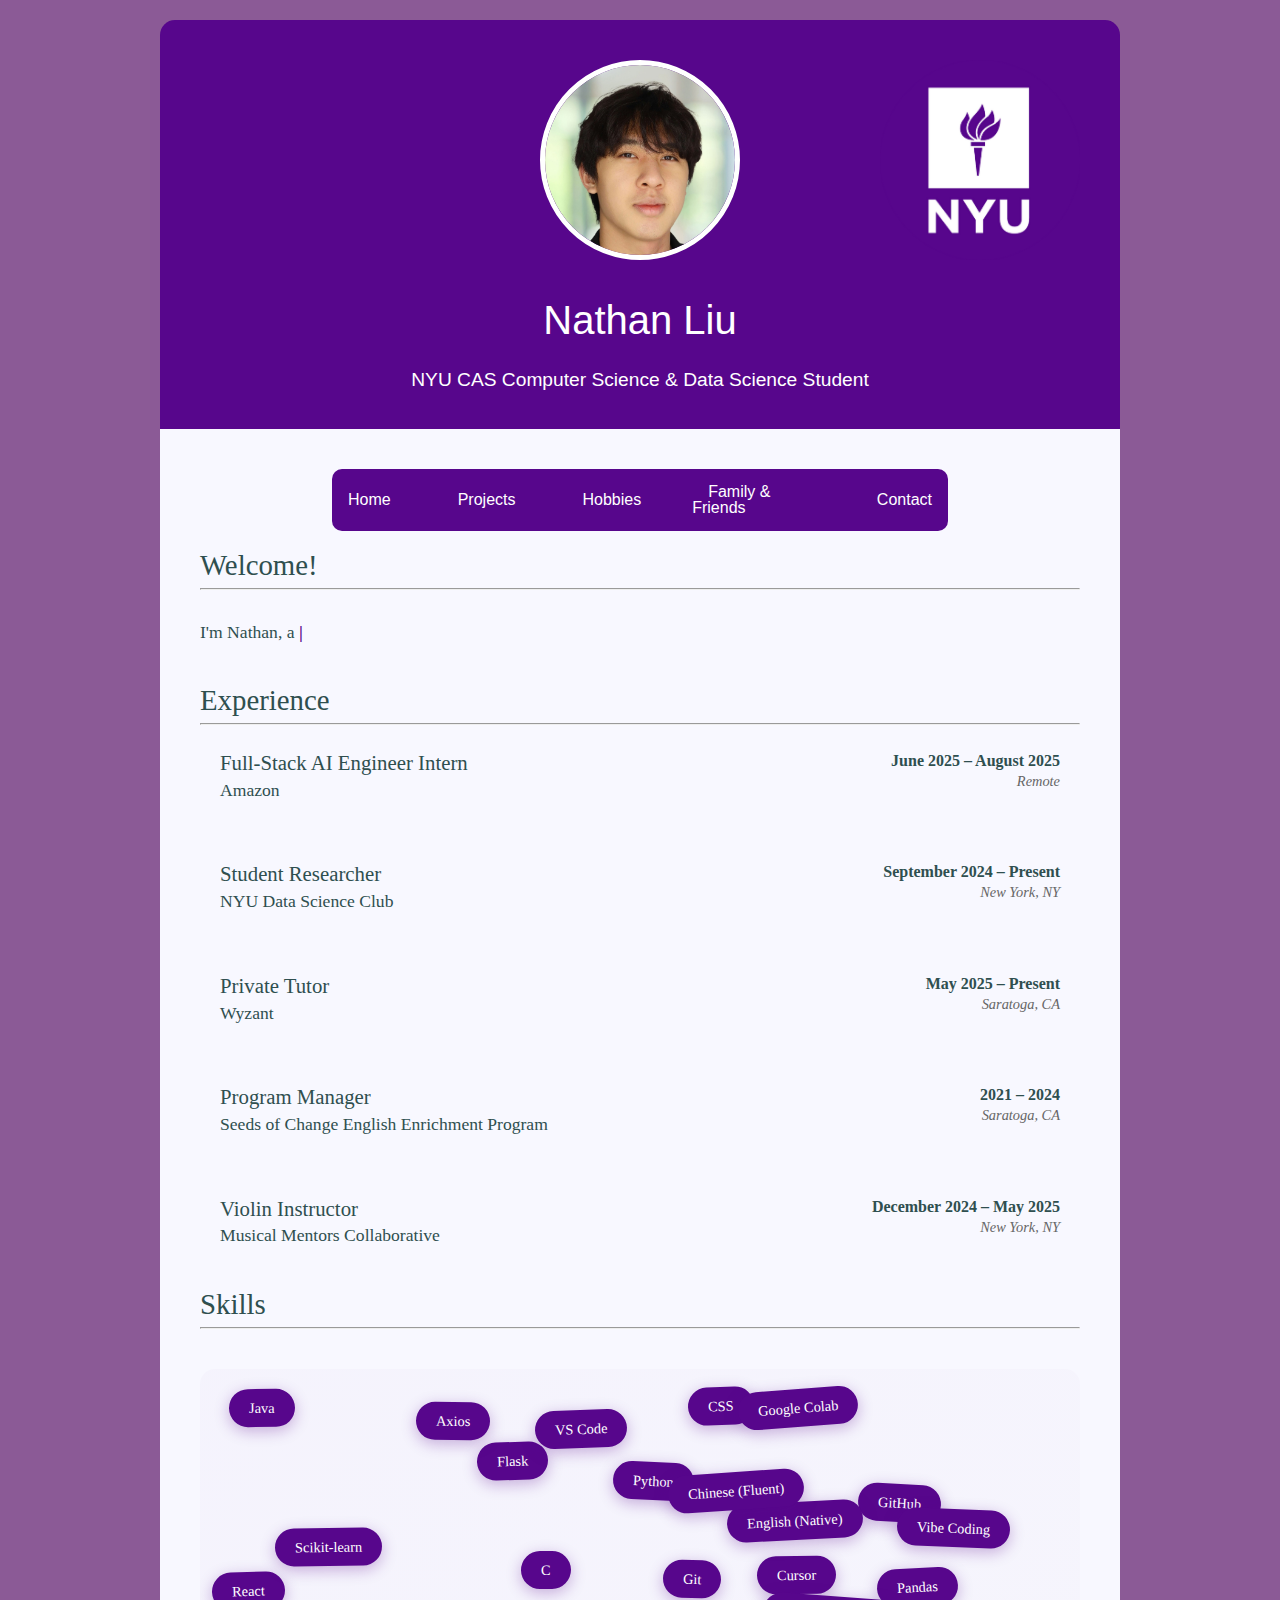
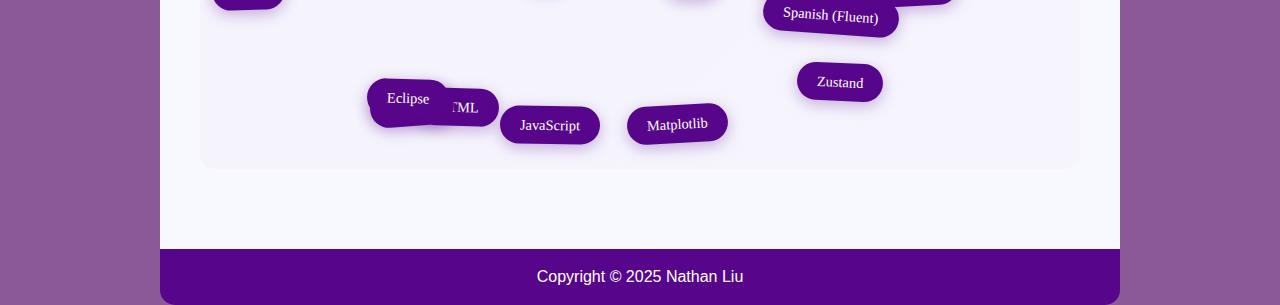
<file: index.html>
<html>
    <head>
        <meta charset="UTF-8">
        <meta name="viewport" content="width=device-width, initial-scale=1.0">
        <link rel="stylesheet" href="css/reset.css">
        <link rel="stylesheet" href="css/styles.css">
        <title>Nathan's Personal Website</title>
    </head>
    <body>
        <div class="container">
            <header>
                <div class="header-images">
                    <img src="assets/images/LinkedIn Headshot.jpg" alt="Nathan's LinkedIn Headshot" class="profile-pic">
                    <img src="assets/images/best-nyu-logo.png" alt="NYU Logo" class="nyu-logo">
                </div>
                <h1>Nathan Liu</h1>
                <p class="subtitle">NYU CAS Computer Science & Data Science Student</p>
            </header>
            
            <div class="content">
                <nav>
                    <ul>
                        <li><a href="index.html">Home</a></li>
                        <li><a href="pages/projects.html">Projects</a></li>
                        <li><a href="pages/hobbies.html">Hobbies</a></li>
                        <li><a href="pages/family.html">Family & Friends</a></li>
                        <li><a href="pages/contact.html">Contact</a></li>
                    </ul>
                </nav>
                <h2>Welcome!</h2>
                <hr>
                <div class="typewriter">
                    <span class="typewriter-text"></span>
                    <span class="cursor">|</span>
                </div>
                
                <h2>Experience</h2>
                <hr>
                <a href="https://ai-crypto-trading-assistant.vercel.app/" target="_blank">
                    <div class="experience-item">
                    <div class="experience-content">
                        <h3>Full-Stack AI Engineer Intern</h3>
                        <p>Amazon</p>
                    </div>
                    <div class="experience-details">
                        <p class="date">June 2025 – August 2025</p>
                        <p class="location">Remote</p>
                    </div>
                </div></a>
                <a href="https://www.instagram.com/dscnyu/?hl=en" target="_blank">
                <div class="experience-item">
                    <div class="experience-content">
                        <h3>Student Researcher</h3>
                        <p>NYU Data Science Club</p>
                    </div>
                    <div class="experience-details">
                        <p class="date">September 2024 – Present</p>
                        <p class="location">New York, NY</p>
                    </div>
                </div></a>
                <a href="https://www.wyzant.com/Tutors/MathWithNathan" target="_blank">
                <div class="experience-item">
                    <div class="experience-content">
                        <h3>Private Tutor</h3>
                        <p>Wyzant</p>
                    </div>
                    <div class="experience-details">
                        <p class="date">May 2025 – Present</p>
                        <p class="location">Saratoga, CA</p>
                    </div>
                </div></a>
                <a href="https://sites.google.com/view/englishenrichmentprogram/home" target="_blank">
                <div class="experience-item">
                    <div class="experience-content">
                        <h3>Program Manager</h3>
                        <p>Seeds of Change English Enrichment Program</p>
                    </div>
                    <div class="experience-details">
                        <p class="date">2021 – 2024</p>
                        <p class="location">Saratoga, CA</p>
                    </div>
                </div></a>
                <a href="https://musical-mentors.org/" target="_blank">
                <div class="experience-item">
                    <div class="experience-content">
                        <h3>Violin Instructor</h3>
                        <p>Musical Mentors Collaborative</p>
                    </div>
                    <div class="experience-details">
                        <p class="date">December 2024 – May 2025</p>
                        <p class="location">New York, NY</p>
                    </div>
                </div></a>
                <h2>Skills</h2>
                <hr>
                <div class="skills-container">
                    <div class="skill-bubble" data-skill="Python" data-description="Proficient in Python programming with experience in data analysis and web development">
                        Python
                    </div>
                    <div class="skill-bubble" data-skill="Java" data-description="Object-oriented programming and software development">
                        Java
                    </div>
                    <div class="skill-bubble" data-skill="HTML" data-description="Web markup and structure">
                        HTML
                    </div>
                    <div class="skill-bubble" data-skill="CSS" data-description="Web styling and responsive design">
                        CSS
                    </div>
                    <div class="skill-bubble" data-skill="JavaScript" data-description="Frontend development and interactive web applications">
                        JavaScript
                    </div>
                    <div class="skill-bubble" data-skill="C" data-description="Systems programming and algorithms">
                        C
                    </div>
                    <div class="skill-bubble" data-skill="React" data-description="Frontend framework for building user interfaces">
                        React
                    </div>
                    <div class="skill-bubble" data-skill="Flask" data-description="Python web framework for backend development">
                        Flask
                    </div>
                    <div class="skill-bubble" data-skill="Zustand" data-description="State management for React applications">
                        Zustand
                    </div>
                    <div class="skill-bubble" data-skill="Axios" data-description="HTTP client for API requests">
                        Axios
                    </div>
                    <div class="skill-bubble" data-skill="Pandas" data-description="Data manipulation and analysis">
                        Pandas
                    </div>
                    <div class="skill-bubble" data-skill="Scikit-learn" data-description="Machine learning library">
                        Scikit-learn
                    </div>
                    <div class="skill-bubble" data-skill="Matplotlib" data-description="Data visualization and plotting">
                        Matplotlib
                    </div>
                    <div class="skill-bubble" data-skill="NumPy" data-description="Numerical computing and arrays">
                        NumPy
                    </div>
                    <div class="skill-bubble" data-skill="Git" data-description="Version control and collaboration">
                        Git
                    </div>
                    <div class="skill-bubble" data-skill="GitHub" data-description="Code hosting and project management">
                        GitHub
                    </div>
                    <div class="skill-bubble" data-skill="VS Code" data-description="Code editor and development environment">
                        VS Code
                    </div>
                    <div class="skill-bubble" data-skill="Eclipse" data-description="Java IDE and development tools">
                        Eclipse
                    </div>
                    <div class="skill-bubble" data-skill="Cursor" data-description="my favorite code editor">
                        Cursor
                    </div>
                    <div class="skill-bubble" data-skill="Google Colab" data-description="Cloud-based Jupyter notebooks">
                        Google Colab
                    </div>
                    <div class="skill-bubble" data-skill="English" data-description="Native speaker">
                        English (Native)
                    </div>
                    <div class="skill-bubble" data-skill="Chinese" data-description="Fluent in Mandarin Chinese">
                        Chinese (Fluent)
                    </div>
                    <div class="skill-bubble" data-skill="Spanish" data-description="Fluent in Spanish">
                        Spanish (Fluent)
                    </div>
                    <div class="skill-bubble" data-skill="Vibe Coding" data-description="Im lazy sometimes">
                        Vibe Coding 
                    </div>
                </div>

            </div>
            <footer>
                <p>Copyright &copy; 2025 Nathan Liu</p>
            </footer>
        </div>
        
        <!-- Load JavaScript files at the end to ensure DOM is ready -->
        <script src="js/typewriter.js"></script>
        <script src="js/skills-bubbles.js"></script>
        <script src="js/main.js"></script>
    </body>
</html>
</file>
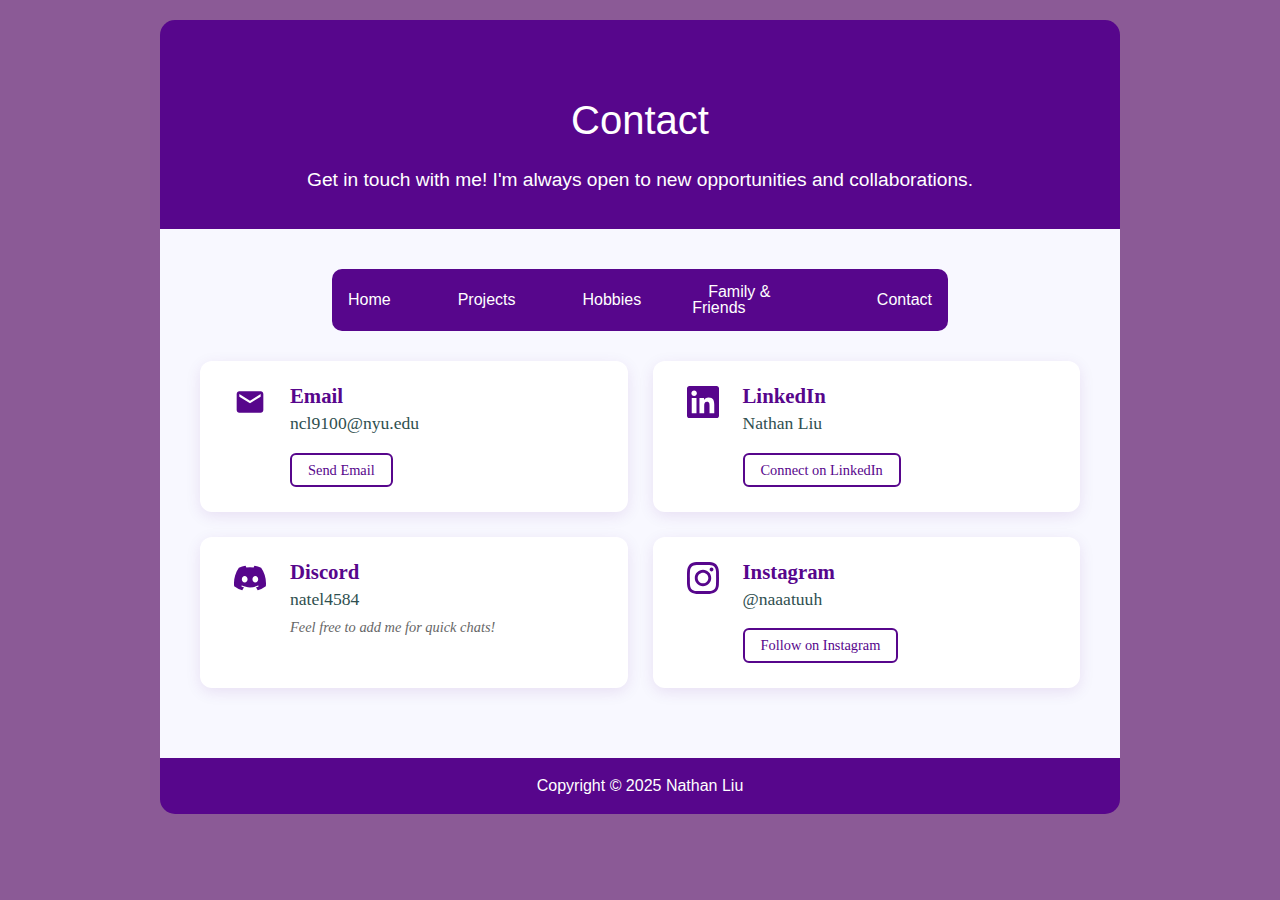
<file: pages/contact.html>
<html>
    <head>
        <meta charset="UTF-8">
        <meta name="viewport" content="width=device-width, initial-scale=1.0">
        <link rel="stylesheet" href="../css/reset.css">
        <link rel="stylesheet" href="../css/styles.css">
        <title>Nathan's Contact</title>
    </head>
    <body>
        <div class="container">
            <header>
                <h1>Contact</h1>
                <p class="subtitle">Get in touch with me! I'm always open to new opportunities and collaborations.</p>
            </header>
            
            <div class="content">
                <nav>
                    <ul>
                        <li><a href="../index.html">Home</a></li>
                        <li><a href="projects.html">Projects</a></li>
                        <li><a href="hobbies.html">Hobbies</a></li>
                        <li><a href="family.html">Family & Friends</a></li>
                        <li><a href="contact.html">Contact</a></li>
                    </ul>
                </nav>
                
                <div class="contact-grid">
                    <div class="contact-item">
                        <div class="contact-icon">
                            <svg viewBox="0 0 24 24" fill="currentColor">
                                <path d="M20 4H4c-1.1 0-1.99.9-1.99 2L2 18c0 1.1.9 2 2 2h16c1.1 0 2-.9 2-2V6c0-1.1-.9-2-2-2zm0 4l-8 5-8-5V6l8 5 8-5v2z"/>
                            </svg>
                        </div>
                        <div class="contact-content">
                            <h3>Email</h3>
                            <p class="contact-detail">ncl9100@nyu.edu</p>
                            <a href="mailto:ncl9100@nyu.edu" class="contact-link">Send Email</a>
                        </div>
                    </div>
                    
                    <div class="contact-item">
                        <div class="contact-icon">
                            <svg viewBox="0 0 24 24" fill="currentColor">
                                <path d="M20.447 20.452h-3.554v-5.569c0-1.328-.027-3.037-1.852-3.037-1.853 0-2.136 1.445-2.136 2.939v5.667H9.351V9h3.414v1.561h.046c.477-.9 1.637-1.85 3.37-1.85 3.601 0 4.267 2.37 4.267 5.455v6.286zM5.337 7.433c-1.144 0-2.063-.926-2.063-2.065 0-1.138.92-2.063 2.063-2.063 1.14 0 2.064.925 2.064 2.063 0 1.139-.925 2.065-2.064 2.065zm1.782 13.019H3.555V9h3.564v11.452zM22.225 0H1.771C.792 0 0 .774 0 1.729v20.542C0 23.227.792 24 1.771 24h20.451C23.2 24 24 23.227 24 22.271V1.729C24 .774 23.2 0 22.222 0h.003z"/>
                            </svg>
                        </div>
                        <div class="contact-content">
                            <h3>LinkedIn</h3>
                            <p class="contact-detail">Nathan Liu</p>
                            <a href="https://www.linkedin.com/in/nathan-liu-02935432a/" target="_blank" class="contact-link">Connect on LinkedIn</a>
                        </div>
                    </div>
                    
                    <div class="contact-item">
                        <div class="contact-icon">
                            <svg viewBox="0 0 24 24" fill="currentColor">
                                <path d="M20.317 4.37a19.791 19.791 0 0 0-4.885-1.515a.074.074 0 0 0-.079.037c-.21.375-.444.864-.608 1.25a18.27 18.27 0 0 0-5.487 0a12.64 12.64 0 0 0-.617-1.25a.077.077 0 0 0-.079-.037A19.736 19.736 0 0 0 3.677 4.37a.07.07 0 0 0-.032.027C.533 9.046-.32 13.58.099 18.057a.082.082 0 0 0 .031.057a19.9 19.9 0 0 0 5.993 3.03a.078.078 0 0 0 .084-.028a14.09 14.09 0 0 0 1.226-1.994a.076.076 0 0 0-.041-.106a13.107 13.107 0 0 1-1.872-.892a.077.077 0 0 1-.008-.128a10.2 10.2 0 0 0 .372-.292a.074.074 0 0 1 .077-.01c3.928 1.793 8.18 1.793 12.062 0a.074.074 0 0 1 .078.01c.12.098.246.198.373.292a.077.077 0 0 1-.006.127a12.299 12.299 0 0 1-1.873.892a.077.077 0 0 0-.041.107c.36.698.772 1.362 1.225 1.993a.076.076 0 0 0 .084.028a19.839 19.839 0 0 0 6.002-3.03a.077.077 0 0 0 .032-.054c.5-5.177-.838-9.674-3.549-13.66a.061.061 0 0 0-.031-.03zM8.02 15.33c-1.183 0-2.157-1.085-2.157-2.419c0-1.333.956-2.419 2.157-2.419c1.21 0 2.176 1.096 2.157 2.42c0 1.333-.956 2.418-2.157 2.418zm7.975 0c-1.183 0-2.157-1.085-2.157-2.419c0-1.333.955-2.419 2.157-2.419c1.21 0 2.176 1.096 2.157 2.42c0 1.333-.946 2.418-2.157 2.418z"/>
                            </svg>
                        </div>
                        <div class="contact-content">
                            <h3>Discord</h3>
                            <p class="contact-detail">natel4584</p>
                            <p class="contact-note">Feel free to add me for quick chats!</p>
                        </div>
                    </div>
                    
                    <div class="contact-item">
                        <div class="contact-icon">
                            <svg viewBox="0 0 24 24" fill="currentColor">
                                <path d="M12 2.163c3.204 0 3.584.012 4.85.07 3.252.148 4.771 1.691 4.919 4.919.058 1.265.069 1.645.069 4.849 0 3.205-.012 3.584-.069 4.849-.149 3.225-1.664 4.771-4.919 4.919-1.266.058-1.644.07-4.85.07-3.204 0-3.584-.012-4.849-.07-3.26-.149-4.771-1.699-4.919-4.92-.058-1.265-.07-1.644-.07-4.849 0-3.204.013-3.583.07-4.849.149-3.227 1.664-4.771 4.919-4.919 1.266-.057 1.645-.069 4.849-.069zm0-2.163c-3.259 0-3.667.014-4.947.072-4.358.2-6.78 2.618-6.98 6.98-.059 1.281-.073 1.689-.073 4.948 0 3.259.014 3.668.072 4.948.2 4.358 2.618 6.78 6.98 6.98 1.281.058 1.689.072 4.948.072 3.259 0 3.668-.014 4.948-.072 4.354-.2 6.782-2.618 6.979-6.98.059-1.28.073-1.689.073-4.948 0-3.259-.014-3.667-.072-4.947-.196-4.354-2.617-6.78-6.979-6.98-1.281-.059-1.69-.073-4.949-.073zm0 5.838c-3.403 0-6.162 2.759-6.162 6.162s2.759 6.163 6.162 6.163 6.162-2.759 6.162-6.163c0-3.403-2.759-6.162-6.162-6.162zm0 10.162c-2.209 0-4-1.79-4-4 0-2.209 1.791-4 4-4s4 1.791 4 4c0 2.21-1.791 4-4 4zm6.406-11.845c-.796 0-1.441.645-1.441 1.44s.645 1.44 1.441 1.44c.795 0 1.439-.645 1.439-1.44s-.644-1.44-1.439-1.44z"/>
                            </svg>
                        </div>
                        <div class="contact-content">
                            <h3>Instagram</h3>
                            <p class="contact-detail">@naaatuuh</p>
                            <a href="https://www.instagram.com/naaatuuh/" target="_blank" class="contact-link">Follow on Instagram</a>
                        </div>
                    </div>
                </div>
                
            </div>
            <footer>
                <p>Copyright &copy; 2025 Nathan Liu</p>
            </footer>
        </div>
    </body>
</html>
</file>
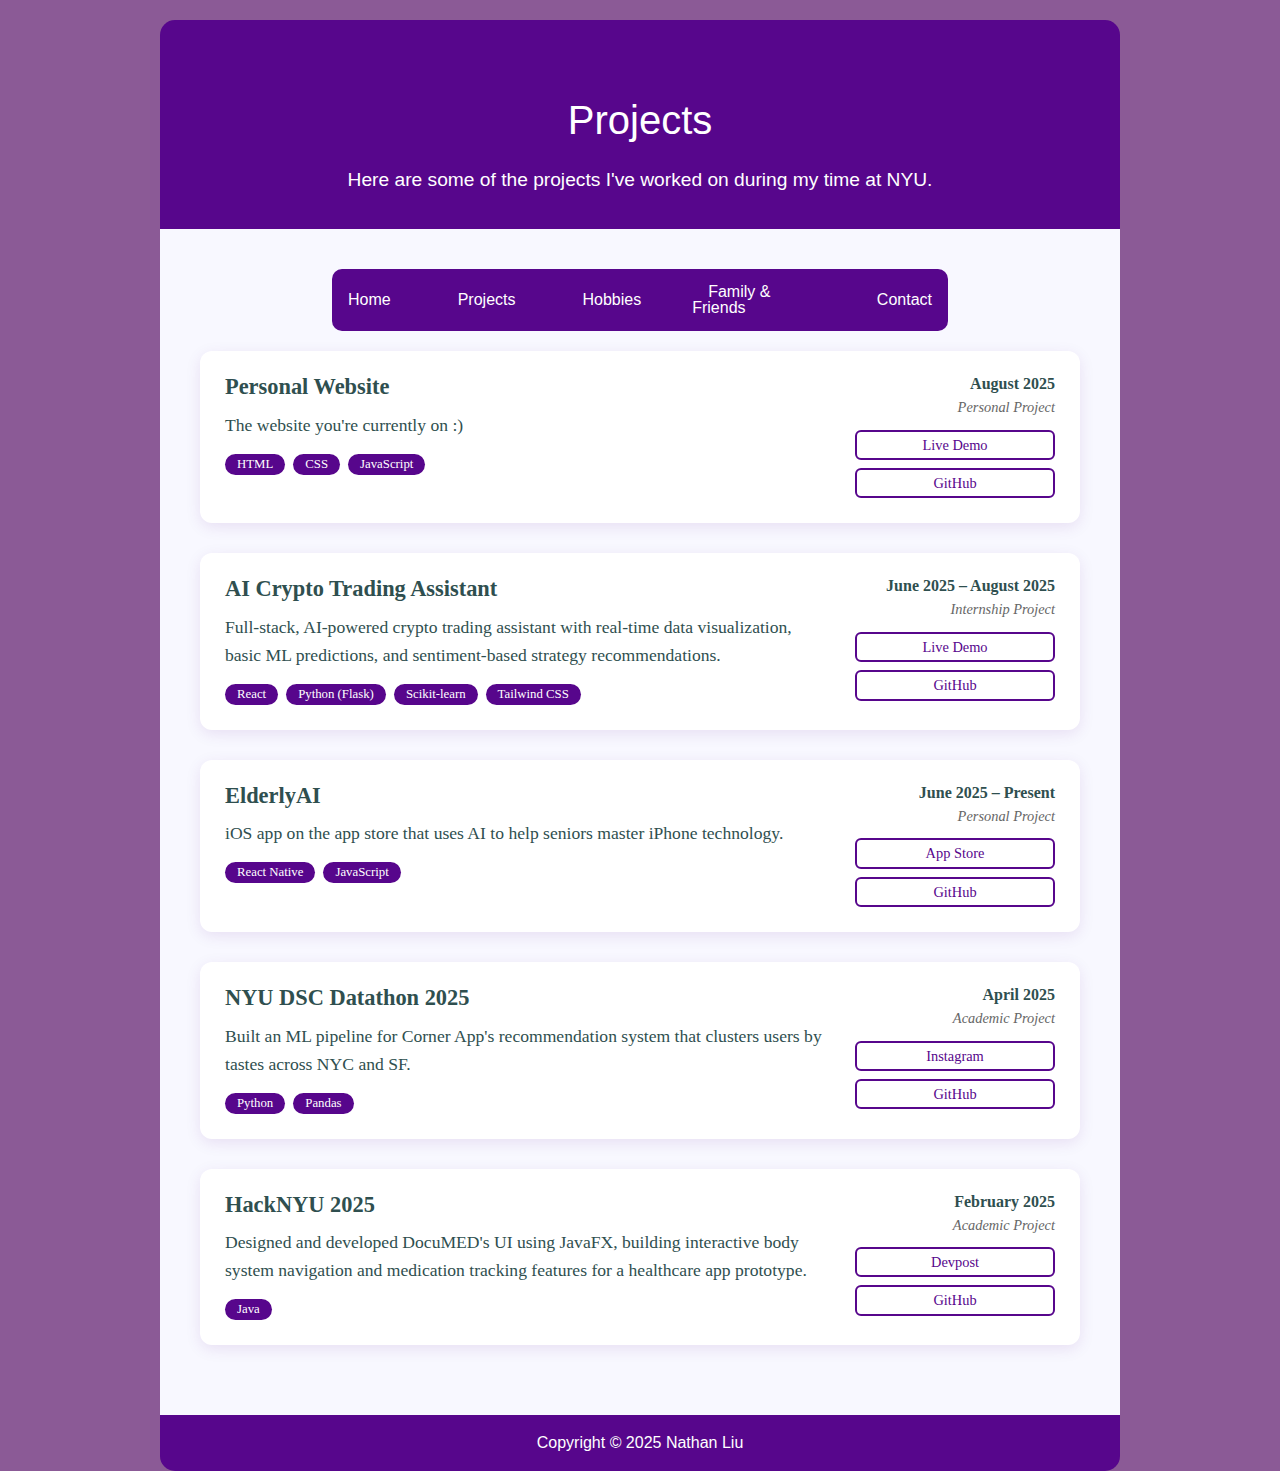
<file: pages/projects.html>
<html>
    <head>
        <meta charset="UTF-8">
        <meta name="viewport" content="width=device-width, initial-scale=1.0">
        <link rel="stylesheet" href="../css/reset.css">
        <link rel="stylesheet" href="../css/styles.css">
        <title>Nathan's Projects</title>
    </head>
    <body>
        <div class="container">
            <header>
                <h1>Projects</h1>
                <p class="subtitle">Here are some of the projects I've worked on during my time at NYU.</p>
            </header>
            
            <div class="content">
                <nav>
                    <ul>
                        <li><a href="../index.html">Home</a></li>
                        <li><a href="projects.html">Projects</a></li>
                        <li><a href="hobbies.html">Hobbies</a></li>
                        <li><a href="family.html">Family & Friends</a></li>
                        <li><a href="contact.html">Contact</a></li>
                    </ul>
                </nav>
                <!-- Project Template - Copy this structure for each project -->
                <div class="project-item">
                    <div class="project-content">
                        <h3>Personal Website</h3>
                        <p class="project-description">The website you're currently on :)</p>
                        <div class="project-tech">
                            <span class="tech-tag">HTML</span>
                            <span class="tech-tag">CSS</span>
                            <span class="tech-tag">JavaScript</span>
                        </div>
                    </div>
                    <div class="project-details">
                        <p class="date">August 2025</p>
                        <p class="project-type">Personal Project</p>
                        <div class="project-links">
                            <a href="../index.html" class="project-link">Live Demo</a>
                            <a href="https://github.com/ncl9100/PersonalWebsite" class="project-link">GitHub</a>
                        </div>
                    </div>
                </div>
                
                <!-- Another Project Example -->
                <div class="project-item">
                    <div class="project-content">
                        <h3>AI Crypto Trading Assistant</h3>
                        <p class="project-description">Full-stack, AI-powered crypto trading assistant with real-time data visualization, basic ML predictions, and sentiment-based strategy recommendations.</p>
                        <div class="project-tech">
                            <span class="tech-tag">React</span>
                            <span class="tech-tag">Python (Flask)</span>
                            <span class="tech-tag">Scikit-learn</span>
                            <span class="tech-tag">Tailwind CSS</span>
                        </div>
                    </div>
                    <div class="project-details">
                        <p class="date">June 2025 – August 2025</p>
                        <p class="project-type">Internship Project</p>
                        <div class="project-links">
                            <a href="https://ai-crypto-trading-assistant.vercel.app/" class="project-link">Live Demo</a>
                            <a href="https://github.com/ncl9100/ai-crypto-trading-assistant" class="project-link">GitHub</a>
                        </div>
                    </div>
                </div>

                <div class="project-item">
                    <div class="project-content">
                        <h3>ElderlyAI</h3>
                        <p class="project-description">iOS app on the app store that uses AI to help seniors master iPhone technology.</p>
                        <div class="project-tech">
                            <span class="tech-tag">React Native</span>
                            <span class="tech-tag">JavaScript</span>
                        </div>
                    </div>
                    <div class="project-details">
                        <p class="date">June 2025 – Present</p>
                        <p class="project-type">Personal Project</p>
                        <div class="project-links">
                            <a href="https://www.apple.com/app-store/" class="project-link">App Store</a>
                            <a href="https://github.com/ncl9100/tech-companion-app" class="project-link">GitHub</a>
                        </div>
                    </div>
                </div>

                <div class="project-item">
                    <div class="project-content">
                        <h3>NYU DSC Datathon 2025</h3>
                        <p class="project-description">Built an ML pipeline for Corner App's recommendation system that clusters users by tastes across NYC and SF.</p>
                        <div class="project-tech">
                            <span class="tech-tag">Python</span>
                            <span class="tech-tag">Pandas</span>
                        </div>
                    </div>
                    <div class="project-details">
                        <p class="date">April 2025</p>
                        <p class="project-type">Academic Project</p>
                        <div class="project-links">
                            <a href="https://www.instagram.com/p/DImir1eRMKF/?hl=en" class="project-link">Instagram</a>
                            <a href="https://github.com/ncl9100/corner-datathon-nyu-2025" class="project-link">GitHub</a>
                        </div>
                    </div>
                </div>

                <div class="project-item">
                    <div class="project-content">
                        <h3>HackNYU 2025</h3>
                        <p class="project-description">Designed and developed DocuMED's UI using JavaFX, building interactive body system navigation and medication tracking features for a healthcare app prototype.</p>
                        <div class="project-tech">
                            <span class="tech-tag">Java</span>
                        </div>
                    </div>
                    <div class="project-details">
                        <p class="date">February 2025</p>
                        <p class="project-type">Academic Project</p>
                        <div class="project-links">
                            <a href="https://devpost.com/software/documed-sopq83" class="project-link">Devpost</a>
                            <a href="https://github.com/daimaozid/Health-App-Hackathon-2025" class="project-link">GitHub</a>
                        </div>
                    </div>
                </div>
                
            </div>
            <footer>
                <p>Copyright &copy; 2025 Nathan Liu</p>
            </footer>
        </div>
    </body>
</html>
</file>
<file: css/styles.css>
*{
    box-sizing: border-box;
}
body{
    background-color: #8B5A96;
}
.header-images{
    display: flex;
    justify-content: center;
    align-items: center;
    gap: 20px;
    margin-left: 220px;
}
.profile-pic {
    width: 200px;
    height: 200px;
    border-radius: 50%;
    border: 5px solid white;
    object-fit: cover;
    object-position: top;
    margin: auto;
    display: block;
}
.nyu-logo{
    width: 200px;
    height: 200px;
    object-fit: cover;
    object-position: top;
}
header{
    background:  #57068C;
    padding: 40px;
    border-radius: 15px 15px 0 0;
    margin: 20px auto 0;
    width: 75%;
    color: white;
    font-family: 'Segoe UI', Tahoma, Geneva, Verdana, sans-serif;
    font-weight: 300;
    text-align: center;

}
h1{
    font-size: 2.5rem;
    padding-top: 20px;
    padding-bottom: 10px;
    margin: 20px auto;
}
.subtitle{
    font-size: 1.2rem;
    margin: 0 auto;
}
nav{
    display: flex;
    justify-content: space-around;
    align-items: center;
    background-color: #57068C;
    padding: 15px 0;
    border-radius: 10px;
    width: 70%;
    margin: 0 auto 20px;
    position: relative;
}
nav ul{
    display: flex;
    list-style: none;
    gap: 35px;
    align-items: center;
}
nav a{
    color: white;
    font-family: 'Segoe UI', Tahoma, Geneva, Verdana, sans-serif;
    font-weight: 300;
    text-decoration: none;
    padding: 8px 16px;
    border-radius: 15px;
    transition: all 0.3s ease;
}
nav a:hover{
    background-color: rgba(255, 255, 255, 0.1);
}

/* Hamburger menu button - hidden by default */
.hamburger {
    display: none;
    flex-direction: column;
    cursor: pointer;
    padding: 10px;
    background: none;
    border: none;
    position: absolute;
    right: 15px;
    top: 50%;
    transform: translateY(-50%);
}

.hamburger span {
    width: 25px;
    height: 3px;
    background-color: white;
    margin: 3px 0;
    transition: 0.3s;
    border-radius: 2px;
}

/* Responsive Design */
@media screen and (max-width: 1024px) {
    /* Tablet styles */
    .header-images {
        margin-left: 100px;
        gap: 15px;
    }
    
    .profile-pic, .nyu-logo {
        width: 150px;
        height: 150px;
    }
    
    nav {
        width: 95% !important;
        padding: 12px 15px !important;
        justify-content: center !important;
    }
    
    nav ul {
        gap: 6px !important;
        justify-content: center !important;
        flex-wrap: nowrap !important;
        width: 100% !important;
        margin: 0 !important;
        padding: 0 !important;
    }
    
    nav ul li {
        flex-shrink: 0 !important;
        margin: 0 !important;
        padding: 0 !important;
    }
    
    nav a {
        padding: 6px 8px !important;
        font-size: 0.75rem !important;
        white-space: nowrap !important;
        text-align: center !important;
        min-width: fit-content !important;
        margin: 0 !important;
    }
    
    .content {
        width: 85%;
        padding: 30px;
    }
    
    header, footer {
        width: 85%;
    }
}

/* Additional tablet-specific override */
@media screen and (min-width: 769px) and (max-width: 1024px) {
    nav ul {
        gap: 6px !important;
    }
    
    nav a {
        padding: 6px 8px !important;
        font-size: 0.75rem !important;
    }
}

@media screen and (max-width: 768px) {
    /* Mobile styles */
    .header-images {
        margin-left: 0;
        flex-direction: column;
        gap: 10px;
    }
    
    .profile-pic, .nyu-logo {
        width: 120px;
        height: 120px;
    }
    
    h1 {
        font-size: 2rem;
    }
    
    .subtitle {
        font-size: 1rem;
    }
    
    nav {
        width: 95%;
        padding: 10px 15px;
        justify-content: space-between;
    }
    
    /* Show hamburger menu */
    .hamburger {
        display: flex;
        z-index: 1001;
    }
    
    /* Hide regular nav menu by default on mobile */
    nav ul {
        display: none;
        position: absolute;
        top: 100%;
        left: 0;
        right: 0;
        background-color: #57068C;
        flex-direction: column;
        gap: 0;
        border-radius: 0 0 10px 10px;
        box-shadow: 0 4px 6px rgba(0, 0, 0, 0.1);
        z-index: 1000;
    }
    
    /* Show nav menu when active */
    nav ul.active {
        display: flex;
    }
    
    nav ul li {
        width: 100%;
        border-bottom: 1px solid rgba(255, 255, 255, 0.1);
    }
    
    nav ul li:last-child {
        border-bottom: none;
    }
    
    nav a {
        display: block;
        padding: 15px 20px;
        text-align: center;
        border-radius: 0;
    }
    
    nav a:hover {
        background-color: rgba(255, 255, 255, 0.2);
    }
    
    .content {
        width: 95%;
        padding: 20px;
    }
    
    header, footer {
        width: 95%;
        padding: 30px 20px;
    }
    
    h2 {
        font-size: 1.5rem;
    }
    
    /* Experience items mobile layout */
    .experience-item {
        flex-direction: column;
        align-items: flex-start;
        gap: 10px;
    }
    
    .experience-details {
        text-align: left;
        margin-left: 0;
        min-width: auto;
        width: 100%;
    }
    
    .date {
        font-size: 0.9rem;
    }
    
    .location {
        font-size: 0.8rem;
    }
    
    /* Contact grid mobile layout */
    .contact-grid {
        grid-template-columns: 1fr !important;
        gap: 20px;
    }
    
    .contact-item {
        min-height: auto;
        padding: 20px;
    }
    
    /* Project items mobile layout */
    .project-item {
        flex-direction: column;
        align-items: flex-start;
        gap: 15px;
        padding: 20px;
    }
    
    .project-details {
        text-align: left;
        margin-left: 0;
        min-width: auto;
        width: 100%;
    }
    
    .project-links {
        flex-direction: column;
        gap: 8px;
        width: 100%;
    }
    
    .project-link {
        width: 100%;
        text-align: center;
        box-sizing: border-box;
    }
    
    /* Skills container mobile */
    .skills-container {
        height: 300px;
        padding: 15px;
    }
    
    .skill-bubble {
        font-size: 0.8rem;
        padding: 8px 15px;
    }
}

@media screen and (max-width: 480px) {
    /* Small mobile styles */
    .profile-pic, .nyu-logo {
        width: 100px;
        height: 100px;
    }
    
    h1 {
        font-size: 1.8rem;
    }
    
    .subtitle {
        font-size: 0.9rem;
    }
    
    .content {
        padding: 15px;
    }
    
    header, footer {
        padding: 20px 15px;
    }
    
    /* Abbreviate dates for very small screens */
    .date {
        font-size: 0.85rem;
    }
    
    .experience-content h3 {
        font-size: 1.1rem;
    }
    
    .experience-content p {
        font-size: 1rem;
    }
    
    /* Compact contact items */
    .contact-item {
        padding: 15px;
        gap: 10px;
    }
    
    .contact-icon svg {
        width: 1.5rem;
        height: 1.5rem;
    }
    
    .contact-content h3 {
        font-size: 1.1rem;
    }
    
    .contact-detail {
        font-size: 1rem;
    }
    
    /* Compact project items */
    .project-content h3 {
        font-size: 1.2rem;
    }
    
    .project-description {
        font-size: 1rem;
    }
    
    .project-links {
        flex-direction: column;
        gap: 8px;
    }
    
    .project-link {
        font-size: 0.85rem;
        padding: 5px 10px;
    }
}
.content{
    background-color: ghostwhite;
    padding: 40px;
    margin: 0 auto;
    width: 75%;
    color: darkslategray;

}
footer{
    font-family: 'Segoe UI', Tahoma, Geneva, Verdana, sans-serif;
    font-weight: 300;
    text-align: center;
    padding: 20px;
    border-radius: 0 0 15px 15px;
    background-color: #57068C;
    color: white;
    width: 75%;
    margin: 0 auto;
}
h2{
    font-size: 1.8rem;
    margin-top: 20px;
}
h3{
    font-size: 1.2rem; 
    margin-bottom: 20px;
}
.education-item p{
    margin-top: 10px;
    margin-bottom: 10px;
}
.highlight{
    font-weight: bold;
}

/* Typewriter effect styles */
.typewriter {
    display: inline-block;
    font-size: 1.1rem;
    line-height: 1.6;
    color: darkslategray;
    margin: 20px 0;
}

.cursor {
    animation: blink 1s infinite;
    color: #57068C;
    font-weight: bold;
}

@keyframes blink {
    0%, 50% { opacity: 1; }
    51%, 100% { opacity: 0; }
}

a{
    text-decoration: none;
    color: darkslategray;
}
.experience-item {
    display: flex;
    justify-content: space-between;
    align-items: flex-start;
    margin-bottom: 25px;
    padding: 20px;
    border-radius: 8px;
    transition: all 0.3s ease;
}

.experience-item:hover {
    background-color: rgba(87, 6, 140, 0.08);
    transform: translateX(5px);
    box-shadow: 0 4px 12px rgba(87, 6, 140, 0.1);
}

.experience-content {
    flex: 1;
}

.experience-content h3 {
    margin: 0 0 8px 0;
    color: darkslategray;
    font-size: 1.3rem;
}

.experience-content p {
    margin: 0;
    color: darkslategray;
    font-size: 1.1rem;
}

.experience-details {
    text-align: right;
    min-width: 180px;
    margin-left: 20px;
}

.date {
    font-weight: 600;
    color: darkslategray;
    margin: 0 0 5px 0;
    font-size: 1rem;
}

.location {
    font-size: 0.9rem;
    color: #666;
    margin: 0;
    font-style: italic;
}

.timeline-item.current:hover .timeline-dot {
    transform: scale(1.3);
    box-shadow: 0 0 15px rgba(87, 6, 140, 0.6);
    transition: all 0.3s ease;
}

/* Skills Bubbles Styles */
.skills-container {
    position: relative;
    height: 400px;
    margin: 40px 0;
    overflow: hidden;
    background: linear-gradient(135deg, rgba(87, 6, 140, 0.02) 0%, rgba(139, 90, 150, 0.02) 100%);
    border-radius: 15px;
    padding: 20px;
}

.skill-bubble {
    position: absolute;
    background: #57068C;
    color: white;
    padding: 12px 20px;
    border-radius: 25px;
    font-size: 0.9rem;
    font-weight: 500;
    cursor: pointer;
    box-shadow: 0 4px 15px rgba(87, 6, 140, 0.3);
    transition: all 0.3s ease;
    z-index: 10;
}

.skill-bubble:hover {
    transform: scale(1.1);
    box-shadow: 0 8px 25px rgba(87, 6, 140, 0.5);
    z-index: 20;
}

.skill-bubble.popping {
    animation: pop 0.5s ease-out forwards;
}

.skill-bubble.hidden {
    opacity: 0;
    transform: scale(0);
}



/* Tooltip styles */
.skill-bubble::before {
    content: attr(data-description);
    position: absolute;
    bottom: 100%;
    left: 50%;
    transform: translateX(-50%);
    background: rgba(0, 0, 0, 0.9);
    color: white;
    padding: 8px 12px;
    border-radius: 6px;
    font-size: 0.8rem;
    white-space: nowrap;
    opacity: 0;
    visibility: hidden;
    transition: all 0.3s ease;
    z-index: 30;
    pointer-events: none;
}

.skill-bubble::after {
    content: '';
    position: absolute;
    bottom: 100%;
    left: 50%;
    transform: translateX(-50%);
    border: 5px solid transparent;
    border-top-color: rgba(0, 0, 0, 0.9);
    opacity: 0;
    visibility: hidden;
    transition: all 0.3s ease;
    z-index: 30;
    pointer-events: none;
}

.skill-bubble:hover::before,
.skill-bubble:hover::after {
    opacity: 1;
    visibility: visible;
    transform: translateX(-50%) translateY(-5px);
}



@keyframes pop {
    0% {
        transform: scale(1);
        opacity: 1;
    }
    50% {
        transform: scale(1.3);
        opacity: 0.8;
    }
    100% {
        transform: scale(0);
        opacity: 0;
    }
}

/* Project Item Styles */
.project-item {
    display: flex;
    justify-content: space-between;
    align-items: flex-start;
    margin-bottom: 30px;
    padding: 25px;
    border-radius: 12px;
    background-color: white;
    box-shadow: 0 4px 15px rgba(87, 6, 140, 0.1);
    transition: all 0.3s ease;
}

.project-item:hover {
    background-color: rgba(87, 6, 140, 0.05);
    transform: translateY(-3px);
    box-shadow: 0 8px 25px rgba(87, 6, 140, 0.15);
}

.project-content {
    flex: 1;
}

.project-content h3 {
    margin: 0 0 12px 0;
    color: darkslategray;
    font-size: 1.4rem;
    font-weight: 600;
}

.project-description {
    margin: 0 0 15px 0;
    color: darkslategray;
    font-size: 1.1rem;
    line-height: 1.6;
}

.project-tech {
    display: flex;
    flex-wrap: wrap;
    gap: 8px;
}

.tech-tag {
    background-color: #57068C;
    color: white;
    padding: 4px 12px;
    border-radius: 15px;
    font-size: 0.8rem;
    font-weight: 500;
}

.project-details {
    text-align: right;
    min-width: 200px;
    margin-left: 25px;
}

.project-details .date {
    font-weight: 600;
    color: darkslategray;
    margin: 0 0 8px 0;
    font-size: 1rem;
}

.project-type {
    font-size: 0.9rem;
    color: #666;
    margin: 0 0 15px 0;
    font-style: italic;
}

.project-links {
    display: flex;
    flex-direction: column;
    gap: 8px;
}

.project-link {
    color: #57068C;
    text-decoration: none;
    font-weight: 500;
    font-size: 0.9rem;
    padding: 6px 12px;
    border: 2px solid #57068C;
    border-radius: 6px;
    transition: all 0.3s ease;
    text-align: center;
}

.project-link:hover {
    background-color: #57068C;
    color: white;
    transform: translateY(-1px);
}

/* Contact Page Styles */
.contact-interests {
    list-style: none;
    padding: 0;
    margin: 20px 0;
}

.contact-interests li {
    background-color: rgba(87, 6, 140, 0.05);
    padding: 12px 20px;
    margin: 8px 0;
    border-radius: 8px;
    border-left: 4px solid #57068C;
    color: darkslategray;
    font-size: 1rem;
}

.contact-grid {
    display: grid;
    grid-template-columns: repeat(2, 1fr);
    gap: 25px;
    margin: 30px 0;
    width: 100%;
}

.contact-item {
    background-color: white;
    padding: 25px;
    border-radius: 12px;
    box-shadow: 0 4px 15px rgba(87, 6, 140, 0.1);
    transition: all 0.3s ease;
    display: flex;
    align-items: flex-start;
    gap: 15px;
    min-height: 140px;
}

.contact-item:hover {
    background-color: rgba(87, 6, 140, 0.05);
    transform: translateY(-3px);
    box-shadow: 0 8px 25px rgba(87, 6, 140, 0.15);
}

.contact-icon {
    font-size: 2rem;
    min-width: 50px;
    text-align: center;
    color: #57068C;
}

.contact-icon svg {
    width: 2rem;
    height: 2rem;
}

.contact-content {
    flex: 1;
}

.contact-content h3 {
    margin: 0 0 8px 0;
    color: #57068C;
    font-size: 1.3rem;
    font-weight: 600;
}

.contact-detail {
    margin: 0 0 12px 0;
    color: darkslategray;
    font-size: 1.1rem;
    font-weight: 500;
}

.contact-note {
    margin: 0;
    color: #666;
    font-size: 0.9rem;
    font-style: italic;
}

.contact-link {
    display: inline-block;
    color: #57068C;
    text-decoration: none;
    font-weight: 500;
    font-size: 0.9rem;
    padding: 8px 16px;
    border: 2px solid #57068C;
    border-radius: 6px;
    transition: all 0.3s ease;
    margin-top: 8px;
}

.contact-link:hover {
    background-color: #57068C;
    color: white;
    transform: translateY(-1px);
}

/* Hobby and People Section Styles */
.hobby-section, .people-section {
    background-color: white;
    padding: 25px;
    margin: 20px 0;
    border-radius: 12px;
    box-shadow: 0 4px 15px rgba(87, 6, 140, 0.1);
    transition: all 0.3s ease;
}

.hobby-section:hover, .people-section:hover {
    background-color: rgba(87, 6, 140, 0.05);
    transform: translateY(-3px);
    box-shadow: 0 8px 25px rgba(87, 6, 140, 0.15);
}

.hobby-section h3, .people-section h3 {
    color: #57068C;
    margin: 0 0 15px 0;
    font-size: 1.4rem;
    font-weight: 600;
}

.hobby-section p, .people-section p {
    margin: 0;
    color: darkslategray;
    font-size: 1.1rem;
    line-height: 1.6;
}

/* Slideshow Styles */
.slideshow-container {
    position: relative;
    max-width: 800px;
    margin: 40px auto;
    background-color: white;
    border-radius: 15px;
    box-shadow: 0 8px 30px rgba(87, 6, 140, 0.15);
    overflow: hidden;
}

.slideshow-wrapper {
    position: relative;
    height: 500px;
    overflow: hidden;
}

.slide {
    position: absolute;
    top: 0;
    left: 0;
    width: 100%;
    height: 100%;
    opacity: 0;
    transition: opacity 0.5s ease-in-out;
    display: flex;
    flex-direction: column;
}

.slide.active {
    opacity: 1;
}

.slide img {
    width: 100%;
    height: 400px;
    object-fit: cover;
    border-radius: 15px 15px 0 0;
}

.slide-caption {
    padding: 20px;
    background-color: rgba(87, 6, 140, 0.05);
    color: darkslategray;
    font-size: 1rem;
    text-align: center;
    flex: 1;
    display: flex;
    align-items: center;
    justify-content: center;
}

/* Navigation Buttons */
.slideshow-btn {
    position: absolute;
    top: 50%;
    transform: translateY(-50%);
    background-color: rgba(87, 6, 140, 0.8);
    color: white;
    border: none;
    padding: 15px 20px;
    font-size: 1.5rem;
    cursor: pointer;
    border-radius: 50%;
    transition: all 0.3s ease;
    z-index: 10;
}

.slideshow-btn:hover {
    background-color: rgba(87, 6, 140, 1);
    transform: translateY(-50%) scale(1.1);
}

.prev-btn {
    left: 20px;
}

.next-btn {
    right: 20px;
}

/* Dot Indicators */
.slideshow-dots {
    position: absolute;
    bottom: 20px;
    left: 50%;
    transform: translateX(-50%);
    display: flex;
    gap: 10px;
    z-index: 10;
}

.dot {
    width: 12px;
    height: 12px;
    border-radius: 50%;
    background-color: rgba(255, 255, 255, 0.5);
    cursor: pointer;
    transition: all 0.3s ease;
}

.dot:hover {
    background-color: rgba(255, 255, 255, 0.8);
}

.dot.active {
    background-color: #57068C;
    transform: scale(1.2);
}

/* Thumbnail Navigation */
.thumbnail-nav {
    display: flex;
    gap: 10px;
    margin: 30px auto;
    max-width: 800px;
    overflow-x: auto;
    padding: 10px 0;
}

.thumbnail {
    width: 80px;
    height: 60px;
    object-fit: cover;
    border-radius: 8px;
    cursor: pointer;
    transition: all 0.3s ease;
    border: 3px solid transparent;
}

.thumbnail:hover {
    transform: scale(1.1);
    border-color: rgba(87, 6, 140, 0.3);
}

.thumbnail.active {
    border-color: #57068C;
    transform: scale(1.1);
}


#photo-gallery {
    text-align: center;
    margin-top: 40px;
    margin-bottom: 20px;
    font-size: 1.8rem;
    font-weight: 300;
    color: darkslategray;
}

/* Responsive Design */
@media (max-width: 768px) {
    .slideshow-container {
        margin: 20px 10px;
    }
    
    .slideshow-wrapper {
        height: 400px;
    }
    
    .slide img {
        height: 300px;
    }
    
    .slideshow-btn {
        padding: 10px 15px;
        font-size: 1.2rem;
    }
    
    .thumbnail-nav {
        gap: 8px;
    }
    
    .thumbnail {
        width: 60px;
        height: 45px;
    }
}
</file>
